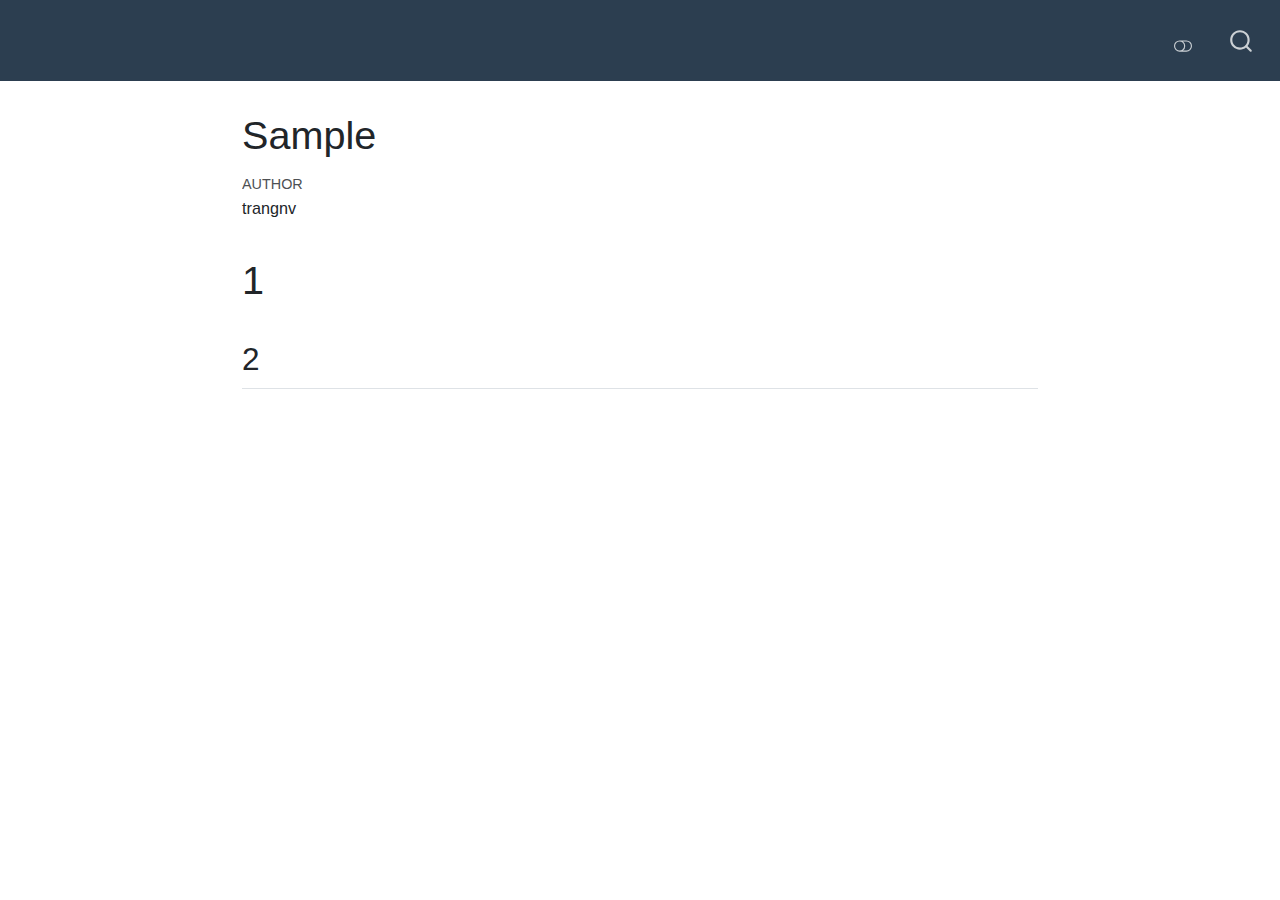
<file: index.html>
<html xmlns="http://www.w3.org/1999/xhtml">    
  <head>      
    <title>Redirect to notebooks/sample_nb.html</title>      
    <meta http-equiv="refresh" content="0;URL='notebooks/sample_nb.html'" />    
  </head>    
  <body> 
  </body>  
</html>
</file>
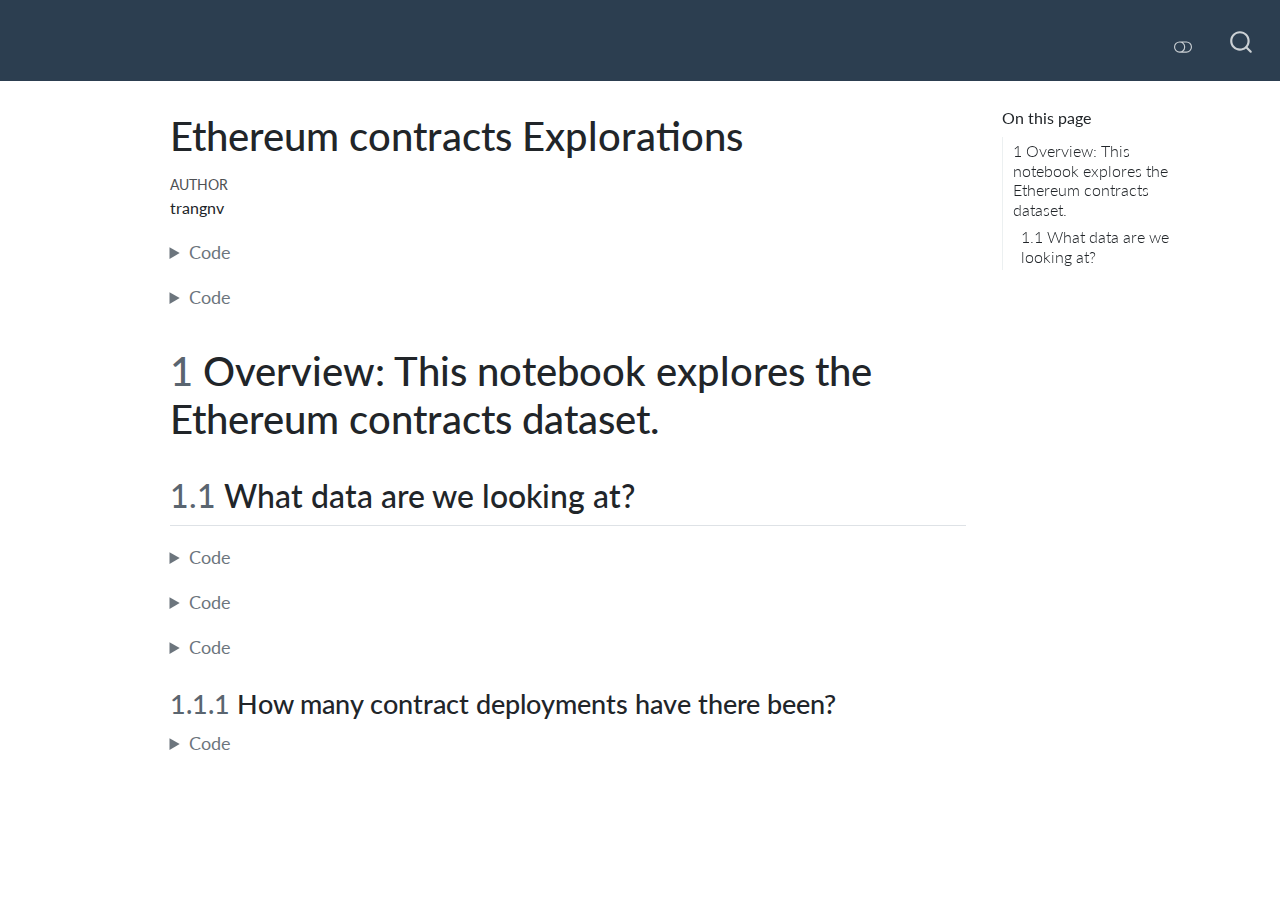
<file: notebooks/explore_ethereum_contracts.html>
<!DOCTYPE html>
<html xmlns="http://www.w3.org/1999/xhtml" lang="en" xml:lang="en"><head>

<meta charset="utf-8">
<meta name="generator" content="quarto-1.2.475">

<meta name="viewport" content="width=device-width, initial-scale=1.0, user-scalable=yes">

<meta name="author" content="trangnv">

<title>Ethereum contracts Explorations</title>
<style>
code{white-space: pre-wrap;}
span.smallcaps{font-variant: small-caps;}
div.columns{display: flex; gap: min(4vw, 1.5em);}
div.column{flex: auto; overflow-x: auto;}
div.hanging-indent{margin-left: 1.5em; text-indent: -1.5em;}
ul.task-list{list-style: none;}
ul.task-list li input[type="checkbox"] {
  width: 0.8em;
  margin: 0 0.8em 0.2em -1.6em;
  vertical-align: middle;
}
pre > code.sourceCode { white-space: pre; position: relative; }
pre > code.sourceCode > span { display: inline-block; line-height: 1.25; }
pre > code.sourceCode > span:empty { height: 1.2em; }
.sourceCode { overflow: visible; }
code.sourceCode > span { color: inherit; text-decoration: inherit; }
div.sourceCode { margin: 1em 0; }
pre.sourceCode { margin: 0; }
@media screen {
div.sourceCode { overflow: auto; }
}
@media print {
pre > code.sourceCode { white-space: pre-wrap; }
pre > code.sourceCode > span { text-indent: -5em; padding-left: 5em; }
}
pre.numberSource code
  { counter-reset: source-line 0; }
pre.numberSource code > span
  { position: relative; left: -4em; counter-increment: source-line; }
pre.numberSource code > span > a:first-child::before
  { content: counter(source-line);
    position: relative; left: -1em; text-align: right; vertical-align: baseline;
    border: none; display: inline-block;
    -webkit-touch-callout: none; -webkit-user-select: none;
    -khtml-user-select: none; -moz-user-select: none;
    -ms-user-select: none; user-select: none;
    padding: 0 4px; width: 4em;
    color: #aaaaaa;
  }
pre.numberSource { margin-left: 3em; border-left: 1px solid #aaaaaa;  padding-left: 4px; }
div.sourceCode
  {   }
@media screen {
pre > code.sourceCode > span > a:first-child::before { text-decoration: underline; }
}
code span.al { color: #ff0000; font-weight: bold; } /* Alert */
code span.an { color: #60a0b0; font-weight: bold; font-style: italic; } /* Annotation */
code span.at { color: #7d9029; } /* Attribute */
code span.bn { color: #40a070; } /* BaseN */
code span.bu { color: #008000; } /* BuiltIn */
code span.cf { color: #007020; font-weight: bold; } /* ControlFlow */
code span.ch { color: #4070a0; } /* Char */
code span.cn { color: #880000; } /* Constant */
code span.co { color: #60a0b0; font-style: italic; } /* Comment */
code span.cv { color: #60a0b0; font-weight: bold; font-style: italic; } /* CommentVar */
code span.do { color: #ba2121; font-style: italic; } /* Documentation */
code span.dt { color: #902000; } /* DataType */
code span.dv { color: #40a070; } /* DecVal */
code span.er { color: #ff0000; font-weight: bold; } /* Error */
code span.ex { } /* Extension */
code span.fl { color: #40a070; } /* Float */
code span.fu { color: #06287e; } /* Function */
code span.im { color: #008000; font-weight: bold; } /* Import */
code span.in { color: #60a0b0; font-weight: bold; font-style: italic; } /* Information */
code span.kw { color: #007020; font-weight: bold; } /* Keyword */
code span.op { color: #666666; } /* Operator */
code span.ot { color: #007020; } /* Other */
code span.pp { color: #bc7a00; } /* Preprocessor */
code span.sc { color: #4070a0; } /* SpecialChar */
code span.ss { color: #bb6688; } /* SpecialString */
code span.st { color: #4070a0; } /* String */
code span.va { color: #19177c; } /* Variable */
code span.vs { color: #4070a0; } /* VerbatimString */
code span.wa { color: #60a0b0; font-weight: bold; font-style: italic; } /* Warning */
</style>


<script src="../site_libs/quarto-nav/quarto-nav.js"></script>
<script src="../site_libs/quarto-nav/headroom.min.js"></script>
<script src="../site_libs/clipboard/clipboard.min.js"></script>
<script src="../site_libs/quarto-search/autocomplete.umd.js"></script>
<script src="../site_libs/quarto-search/fuse.min.js"></script>
<script src="../site_libs/quarto-search/quarto-search.js"></script>
<meta name="quarto:offset" content="../">
<script src="../site_libs/quarto-html/quarto.js"></script>
<script src="../site_libs/quarto-html/popper.min.js"></script>
<script src="../site_libs/quarto-html/tippy.umd.min.js"></script>
<script src="../site_libs/quarto-html/anchor.min.js"></script>
<link href="../site_libs/quarto-html/tippy.css" rel="stylesheet">
<link href="../site_libs/quarto-html/quarto-syntax-highlighting.css" rel="stylesheet" class="quarto-color-scheme" id="quarto-text-highlighting-styles">
<link href="../site_libs/quarto-html/quarto-syntax-highlighting-dark.css" rel="prefetch" class="quarto-color-scheme quarto-color-alternate" id="quarto-text-highlighting-styles">
<script src="../site_libs/bootstrap/bootstrap.min.js"></script>
<link href="../site_libs/bootstrap/bootstrap-icons.css" rel="stylesheet">
<link href="../site_libs/bootstrap/bootstrap.min.css" rel="stylesheet" class="quarto-color-scheme" id="quarto-bootstrap" data-mode="light">
<link href="../site_libs/bootstrap/bootstrap-dark.min.css" rel="prefetch" class="quarto-color-scheme quarto-color-alternate" id="quarto-bootstrap" data-mode="dark">
<script id="quarto-search-options" type="application/json">{
  "location": "navbar",
  "copy-button": false,
  "collapse-after": 3,
  "panel-placement": "end",
  "type": "overlay",
  "limit": 20,
  "language": {
    "search-no-results-text": "No results",
    "search-matching-documents-text": "matching documents",
    "search-copy-link-title": "Copy link to search",
    "search-hide-matches-text": "Hide additional matches",
    "search-more-match-text": "more match in this document",
    "search-more-matches-text": "more matches in this document",
    "search-clear-button-title": "Clear",
    "search-detached-cancel-button-title": "Cancel",
    "search-submit-button-title": "Submit"
  }
}</script>


</head>

<body class="nav-fixed">

<div id="quarto-search-results"></div>
  <header id="quarto-header" class="headroom fixed-top">
    <nav class="navbar navbar-expand-lg navbar-dark ">
      <div class="navbar-container container-fluid">
          <div class="quarto-toggle-container ms-auto">
              <a href="" class="quarto-color-scheme-toggle nav-link" onclick="window.quartoToggleColorScheme(); return false;" title="Toggle dark mode"><i class="bi"></i></a>
          </div>
          <div id="quarto-search" class="" title="Search"></div>
      </div> <!-- /container-fluid -->
    </nav>
</header>
<!-- content -->
<div id="quarto-content" class="quarto-container page-columns page-rows-contents page-layout-article page-navbar">
<!-- sidebar -->
<!-- margin-sidebar -->
    <div id="quarto-margin-sidebar" class="sidebar margin-sidebar">
        <nav id="TOC" role="doc-toc" class="toc-active">
    <h2 id="toc-title">On this page</h2>
   
  <ul>
  <li><a href="#overview-this-notebook-explores-the-ethereum-contracts-dataset." id="toc-overview-this-notebook-explores-the-ethereum-contracts-dataset." class="nav-link active" data-scroll-target="#overview-this-notebook-explores-the-ethereum-contracts-dataset."><span class="toc-section-number">1</span>  Overview: This notebook explores the Ethereum contracts dataset.</a>
  <ul class="collapse">
  <li><a href="#what-data-are-we-looking-at" id="toc-what-data-are-we-looking-at" class="nav-link" data-scroll-target="#what-data-are-we-looking-at"><span class="toc-section-number">1.1</span>  What data are we looking at?</a>
  <ul class="collapse">
  <li><a href="#how-many-contract-deployments-have-there-been" id="toc-how-many-contract-deployments-have-there-been" class="nav-link" data-scroll-target="#how-many-contract-deployments-have-there-been"><span class="toc-section-number">1.1.1</span>  How many contract deployments have there been?</a></li>
  </ul></li>
  </ul></li>
  </ul>
</nav>
    </div>
<!-- main -->
<main class="content" id="quarto-document-content">

<header id="title-block-header" class="quarto-title-block default">
<div class="quarto-title">
<h1 class="title">Ethereum contracts Explorations</h1>
</div>



<div class="quarto-title-meta">

    <div>
    <div class="quarto-title-meta-heading">Author</div>
    <div class="quarto-title-meta-contents">
             <p>trangnv </p>
          </div>
  </div>
    
  
    
  </div>
  

</header>

<div class="cell" data-executetime="{&quot;end_time&quot;:&quot;2023-03-17T08:37:40.163071Z&quot;,&quot;start_time&quot;:&quot;2023-03-17T08:37:39.574478Z&quot;}">
<details>
<summary>Code</summary>
<div class="sourceCode cell-code" id="cb1"><pre class="sourceCode python code-with-copy"><code class="sourceCode python"><span id="cb1-1"><a href="#cb1-1" aria-hidden="true" tabindex="-1"></a><span class="im">import</span> math</span>
<span id="cb1-2"><a href="#cb1-2" aria-hidden="true" tabindex="-1"></a><span class="im">import</span> os</span>
<span id="cb1-3"><a href="#cb1-3" aria-hidden="true" tabindex="-1"></a><span class="im">import</span> shutil</span>
<span id="cb1-4"><a href="#cb1-4" aria-hidden="true" tabindex="-1"></a><span class="im">import</span> subprocess</span>
<span id="cb1-5"><a href="#cb1-5" aria-hidden="true" tabindex="-1"></a><span class="im">import</span> ctc</span>
<span id="cb1-6"><a href="#cb1-6" aria-hidden="true" tabindex="-1"></a><span class="im">import</span> ctc.rpc</span>
<span id="cb1-7"><a href="#cb1-7" aria-hidden="true" tabindex="-1"></a><span class="co"># from ctc.toolbox import plot_utils</span></span>
<span id="cb1-8"><a href="#cb1-8" aria-hidden="true" tabindex="-1"></a><span class="im">import</span> polars <span class="im">as</span> pl</span>
<span id="cb1-9"><a href="#cb1-9" aria-hidden="true" tabindex="-1"></a><span class="im">import</span> matplotlib.pyplot <span class="im">as</span> plt</span>
<span id="cb1-10"><a href="#cb1-10" aria-hidden="true" tabindex="-1"></a><span class="im">import</span> toolplot</span>
<span id="cb1-11"><a href="#cb1-11" aria-hidden="true" tabindex="-1"></a><span class="im">import</span> numpy <span class="im">as</span> np</span>
<span id="cb1-12"><a href="#cb1-12" aria-hidden="true" tabindex="-1"></a><span class="im">import</span> toolstr</span></code><button title="Copy to Clipboard" class="code-copy-button"><i class="bi"></i></button></pre></div>
</details>
</div>
<div class="cell">
<details>
<summary>Code</summary>
<div class="sourceCode cell-code" id="cb2"><pre class="sourceCode python code-with-copy"><code class="sourceCode python"><span id="cb2-1"><a href="#cb2-1" aria-hidden="true" tabindex="-1"></a><span class="co"># setup environment</span></span>
<span id="cb2-2"><a href="#cb2-2" aria-hidden="true" tabindex="-1"></a>os.chdir(<span class="st">'../'</span>)</span></code><button title="Copy to Clipboard" class="code-copy-button"><i class="bi"></i></button></pre></div>
</details>
</div>
<section id="overview-this-notebook-explores-the-ethereum-contracts-dataset." class="level1" data-number="1">
<h1 data-number="1"><span class="header-section-number">1</span> Overview: This notebook explores the Ethereum contracts dataset.</h1>
<section id="what-data-are-we-looking-at" class="level2" data-number="1.1">
<h2 data-number="1.1" class="anchored" data-anchor-id="what-data-are-we-looking-at"><span class="header-section-number">1.1</span> What data are we looking at?</h2>
<div class="cell">
<details>
<summary>Code</summary>
<div class="sourceCode cell-code" id="cb3"><pre class="sourceCode python code-with-copy"><code class="sourceCode python"><span id="cb3-1"><a href="#cb3-1" aria-hidden="true" tabindex="-1"></a><span class="co"># an example `parquet` file</span></span>
<span id="cb3-2"><a href="#cb3-2" aria-hidden="true" tabindex="-1"></a>df <span class="op">=</span> pl.read_parquet(<span class="st">'datasets/ethereum_contracts/ethereum_contracts__v1_0_0__00000000_to_00999999.parquet'</span>)</span>
<span id="cb3-3"><a href="#cb3-3" aria-hidden="true" tabindex="-1"></a><span class="cf">with</span> pl.Config() <span class="im">as</span> cfg:</span>
<span id="cb3-4"><a href="#cb3-4" aria-hidden="true" tabindex="-1"></a>    <span class="co"># cfg.set_tbl_cols(-1)</span></span>
<span id="cb3-5"><a href="#cb3-5" aria-hidden="true" tabindex="-1"></a>    <span class="co"># cfg.set_tbl_width_chars(200)</span></span>
<span id="cb3-6"><a href="#cb3-6" aria-hidden="true" tabindex="-1"></a>    cfg.set_tbl_hide_dataframe_shape(<span class="va">True</span>)</span>
<span id="cb3-7"><a href="#cb3-7" aria-hidden="true" tabindex="-1"></a>    <span class="bu">print</span>(df.head())</span></code><button title="Copy to Clipboard" class="code-copy-button"><i class="bi"></i></button></pre></div>
</details>
</div>
<div class="cell" data-executetime="{&quot;end_time&quot;:&quot;2023-03-17T08:37:40.165873Z&quot;,&quot;start_time&quot;:&quot;2023-03-17T08:37:40.164035Z&quot;}">
<details>
<summary>Code</summary>
<div class="sourceCode cell-code" id="cb4"><pre class="sourceCode python code-with-copy"><code class="sourceCode python"><span id="cb4-1"><a href="#cb4-1" aria-hidden="true" tabindex="-1"></a><span class="co"># all `parquet` files</span></span>
<span id="cb4-2"><a href="#cb4-2" aria-hidden="true" tabindex="-1"></a>data_path <span class="op">=</span> <span class="st">'/Users/nvtrang/code/ethereum/paradigm-data-portal/datasets/ethereum_contracts/ethereum_contracts__v1_0_0__*.parquet'</span></span>
<span id="cb4-3"><a href="#cb4-3" aria-hidden="true" tabindex="-1"></a>data_path <span class="op">=</span> os.path.expanduser(data_path)</span>
<span id="cb4-4"><a href="#cb4-4" aria-hidden="true" tabindex="-1"></a><span class="co"># dataset = pl.scan_parquet(data_path)</span></span></code><button title="Copy to Clipboard" class="code-copy-button"><i class="bi"></i></button></pre></div>
</details>
</div>
<div class="cell">
<details>
<summary>Code</summary>
<div class="sourceCode cell-code" id="cb5"><pre class="sourceCode python code-with-copy"><code class="sourceCode python"><span id="cb5-1"><a href="#cb5-1" aria-hidden="true" tabindex="-1"></a>result <span class="op">=</span> pl.scan_parquet(data_path).select(pl.col(<span class="st">'block_number'</span>).<span class="bu">min</span>()).collect()</span>
<span id="cb5-2"><a href="#cb5-2" aria-hidden="true" tabindex="-1"></a>min_block_number <span class="op">=</span> result[<span class="st">'block_number'</span>][<span class="dv">0</span>]</span>
<span id="cb5-3"><a href="#cb5-3" aria-hidden="true" tabindex="-1"></a>min_block_number</span>
<span id="cb5-4"><a href="#cb5-4" aria-hidden="true" tabindex="-1"></a><span class="bu">print</span>(<span class="ss">f'min_block_number: </span><span class="sc">{</span>min_block_number<span class="sc">}</span><span class="ss">'</span>)</span></code><button title="Copy to Clipboard" class="code-copy-button"><i class="bi"></i></button></pre></div>
</details>
</div>
<section id="how-many-contract-deployments-have-there-been" class="level3" data-number="1.1.1">
<h3 data-number="1.1.1" class="anchored" data-anchor-id="how-many-contract-deployments-have-there-been"><span class="header-section-number">1.1.1</span> How many contract deployments have there been?</h3>
<div class="cell" data-executetime="{&quot;end_time&quot;:&quot;2023-03-17T08:37:40.337997Z&quot;,&quot;start_time&quot;:&quot;2023-03-17T08:37:40.170346Z&quot;}">
<details>
<summary>Code</summary>
<div class="sourceCode cell-code" id="cb6"><pre class="sourceCode python code-with-copy"><code class="sourceCode python"><span id="cb6-1"><a href="#cb6-1" aria-hidden="true" tabindex="-1"></a>result <span class="op">=</span> pl.scan_parquet(data_path).select(pl.col(<span class="st">'create_index'</span>).count()).collect()</span>
<span id="cb6-2"><a href="#cb6-2" aria-hidden="true" tabindex="-1"></a>n_deployments <span class="op">=</span> result[<span class="st">'create_index'</span>][<span class="dv">0</span>]</span>
<span id="cb6-3"><a href="#cb6-3" aria-hidden="true" tabindex="-1"></a></span>
<span id="cb6-4"><a href="#cb6-4" aria-hidden="true" tabindex="-1"></a>n_deployments</span></code><button title="Copy to Clipboard" class="code-copy-button"><i class="bi"></i></button></pre></div>
</details>
</div>


</section>
</section>
</section>

</main> <!-- /main -->
<script id="quarto-html-after-body" type="application/javascript">
window.document.addEventListener("DOMContentLoaded", function (event) {
  const toggleBodyColorMode = (bsSheetEl) => {
    const mode = bsSheetEl.getAttribute("data-mode");
    const bodyEl = window.document.querySelector("body");
    if (mode === "dark") {
      bodyEl.classList.add("quarto-dark");
      bodyEl.classList.remove("quarto-light");
    } else {
      bodyEl.classList.add("quarto-light");
      bodyEl.classList.remove("quarto-dark");
    }
  }
  const toggleBodyColorPrimary = () => {
    const bsSheetEl = window.document.querySelector("link#quarto-bootstrap");
    if (bsSheetEl) {
      toggleBodyColorMode(bsSheetEl);
    }
  }
  toggleBodyColorPrimary();  
  const disableStylesheet = (stylesheets) => {
    for (let i=0; i < stylesheets.length; i++) {
      const stylesheet = stylesheets[i];
      stylesheet.rel = 'prefetch';
    }
  }
  const enableStylesheet = (stylesheets) => {
    for (let i=0; i < stylesheets.length; i++) {
      const stylesheet = stylesheets[i];
      stylesheet.rel = 'stylesheet';
    }
  }
  const manageTransitions = (selector, allowTransitions) => {
    const els = window.document.querySelectorAll(selector);
    for (let i=0; i < els.length; i++) {
      const el = els[i];
      if (allowTransitions) {
        el.classList.remove('notransition');
      } else {
        el.classList.add('notransition');
      }
    }
  }
  const toggleColorMode = (alternate) => {
    // Switch the stylesheets
    const alternateStylesheets = window.document.querySelectorAll('link.quarto-color-scheme.quarto-color-alternate');
    manageTransitions('#quarto-margin-sidebar .nav-link', false);
    if (alternate) {
      enableStylesheet(alternateStylesheets);
      for (const sheetNode of alternateStylesheets) {
        if (sheetNode.id === "quarto-bootstrap") {
          toggleBodyColorMode(sheetNode);
        }
      }
    } else {
      disableStylesheet(alternateStylesheets);
      toggleBodyColorPrimary();
    }
    manageTransitions('#quarto-margin-sidebar .nav-link', true);
    // Switch the toggles
    const toggles = window.document.querySelectorAll('.quarto-color-scheme-toggle');
    for (let i=0; i < toggles.length; i++) {
      const toggle = toggles[i];
      if (toggle) {
        if (alternate) {
          toggle.classList.add("alternate");     
        } else {
          toggle.classList.remove("alternate");
        }
      }
    }
    // Hack to workaround the fact that safari doesn't
    // properly recolor the scrollbar when toggling (#1455)
    if (navigator.userAgent.indexOf('Safari') > 0 && navigator.userAgent.indexOf('Chrome') == -1) {
      manageTransitions("body", false);
      window.scrollTo(0, 1);
      setTimeout(() => {
        window.scrollTo(0, 0);
        manageTransitions("body", true);
      }, 40);  
    }
  }
  const isFileUrl = () => { 
    return window.location.protocol === 'file:';
  }
  const hasAlternateSentinel = () => {  
    let styleSentinel = getColorSchemeSentinel();
    if (styleSentinel !== null) {
      return styleSentinel === "alternate";
    } else {
      return false;
    }
  }
  const setStyleSentinel = (alternate) => {
    const value = alternate ? "alternate" : "default";
    if (!isFileUrl()) {
      window.localStorage.setItem("quarto-color-scheme", value);
    } else {
      localAlternateSentinel = value;
    }
  }
  const getColorSchemeSentinel = () => {
    if (!isFileUrl()) {
      const storageValue = window.localStorage.getItem("quarto-color-scheme");
      return storageValue != null ? storageValue : localAlternateSentinel;
    } else {
      return localAlternateSentinel;
    }
  }
  let localAlternateSentinel = 'default';
  // Dark / light mode switch
  window.quartoToggleColorScheme = () => {
    // Read the current dark / light value 
    let toAlternate = !hasAlternateSentinel();
    toggleColorMode(toAlternate);
    setStyleSentinel(toAlternate);
  };
  // Ensure there is a toggle, if there isn't float one in the top right
  if (window.document.querySelector('.quarto-color-scheme-toggle') === null) {
    const a = window.document.createElement('a');
    a.classList.add('top-right');
    a.classList.add('quarto-color-scheme-toggle');
    a.href = "";
    a.onclick = function() { try { window.quartoToggleColorScheme(); } catch {} return false; };
    const i = window.document.createElement("i");
    i.classList.add('bi');
    a.appendChild(i);
    window.document.body.appendChild(a);
  }
  // Switch to dark mode if need be
  if (hasAlternateSentinel()) {
    toggleColorMode(true);
  } else {
    toggleColorMode(false);
  }
  const icon = "";
  const anchorJS = new window.AnchorJS();
  anchorJS.options = {
    placement: 'right',
    icon: icon
  };
  anchorJS.add('.anchored');
  const clipboard = new window.ClipboardJS('.code-copy-button', {
    target: function(trigger) {
      return trigger.previousElementSibling;
    }
  });
  clipboard.on('success', function(e) {
    // button target
    const button = e.trigger;
    // don't keep focus
    button.blur();
    // flash "checked"
    button.classList.add('code-copy-button-checked');
    var currentTitle = button.getAttribute("title");
    button.setAttribute("title", "Copied!");
    let tooltip;
    if (window.bootstrap) {
      button.setAttribute("data-bs-toggle", "tooltip");
      button.setAttribute("data-bs-placement", "left");
      button.setAttribute("data-bs-title", "Copied!");
      tooltip = new bootstrap.Tooltip(button, 
        { trigger: "manual", 
          customClass: "code-copy-button-tooltip",
          offset: [0, -8]});
      tooltip.show();    
    }
    setTimeout(function() {
      if (tooltip) {
        tooltip.hide();
        button.removeAttribute("data-bs-title");
        button.removeAttribute("data-bs-toggle");
        button.removeAttribute("data-bs-placement");
      }
      button.setAttribute("title", currentTitle);
      button.classList.remove('code-copy-button-checked');
    }, 1000);
    // clear code selection
    e.clearSelection();
  });
  function tippyHover(el, contentFn) {
    const config = {
      allowHTML: true,
      content: contentFn,
      maxWidth: 500,
      delay: 100,
      arrow: false,
      appendTo: function(el) {
          return el.parentElement;
      },
      interactive: true,
      interactiveBorder: 10,
      theme: 'quarto',
      placement: 'bottom-start'
    };
    window.tippy(el, config); 
  }
  const noterefs = window.document.querySelectorAll('a[role="doc-noteref"]');
  for (var i=0; i<noterefs.length; i++) {
    const ref = noterefs[i];
    tippyHover(ref, function() {
      // use id or data attribute instead here
      let href = ref.getAttribute('data-footnote-href') || ref.getAttribute('href');
      try { href = new URL(href).hash; } catch {}
      const id = href.replace(/^#\/?/, "");
      const note = window.document.getElementById(id);
      return note.innerHTML;
    });
  }
  const findCites = (el) => {
    const parentEl = el.parentElement;
    if (parentEl) {
      const cites = parentEl.dataset.cites;
      if (cites) {
        return {
          el,
          cites: cites.split(' ')
        };
      } else {
        return findCites(el.parentElement)
      }
    } else {
      return undefined;
    }
  };
  var bibliorefs = window.document.querySelectorAll('a[role="doc-biblioref"]');
  for (var i=0; i<bibliorefs.length; i++) {
    const ref = bibliorefs[i];
    const citeInfo = findCites(ref);
    if (citeInfo) {
      tippyHover(citeInfo.el, function() {
        var popup = window.document.createElement('div');
        citeInfo.cites.forEach(function(cite) {
          var citeDiv = window.document.createElement('div');
          citeDiv.classList.add('hanging-indent');
          citeDiv.classList.add('csl-entry');
          var biblioDiv = window.document.getElementById('ref-' + cite);
          if (biblioDiv) {
            citeDiv.innerHTML = biblioDiv.innerHTML;
          }
          popup.appendChild(citeDiv);
        });
        return popup.innerHTML;
      });
    }
  }
});
</script>
</div> <!-- /content -->



</body></html>
</file>
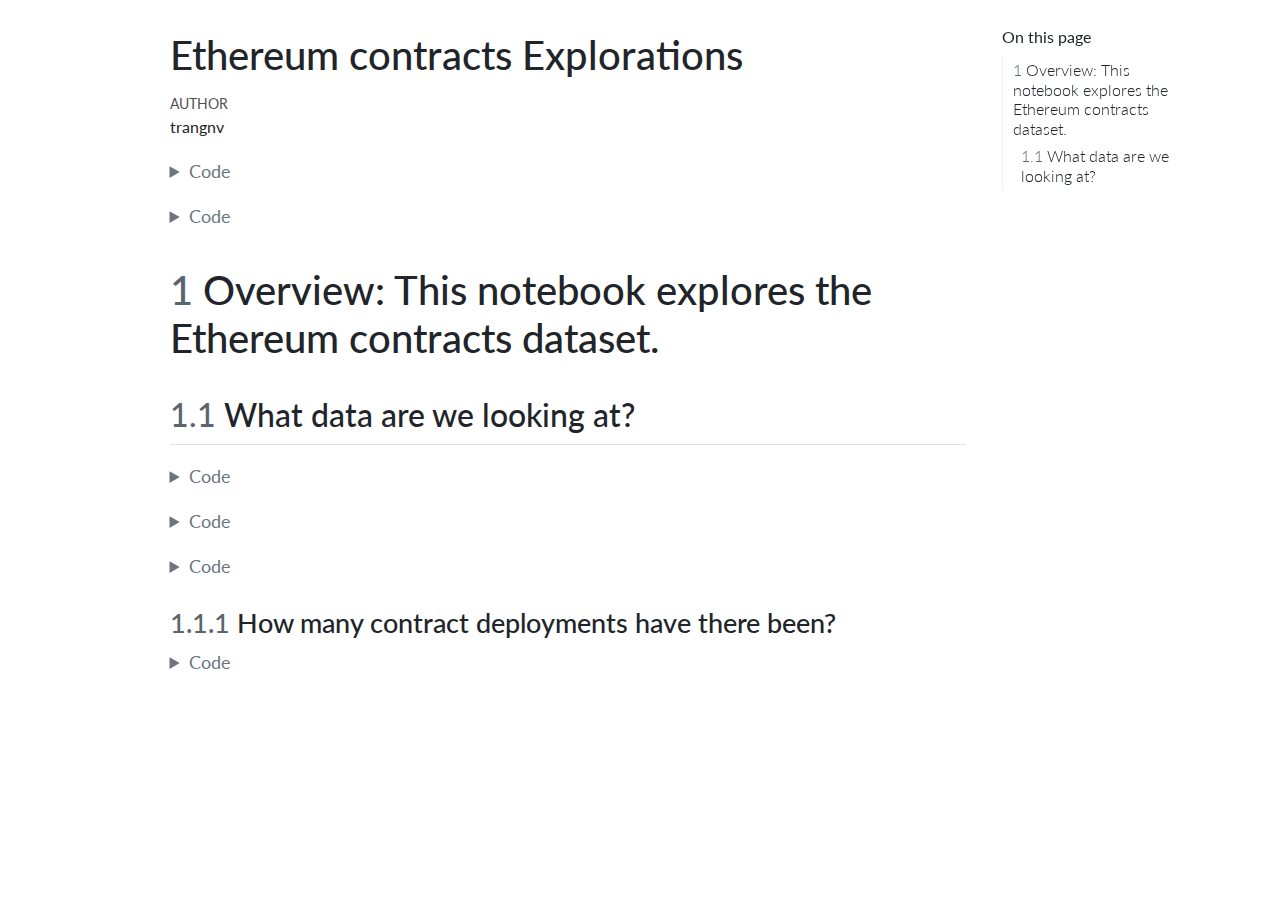
<file: notebooks/explore_ethereum_contracts_2.html>
<!DOCTYPE html>
<html xmlns="http://www.w3.org/1999/xhtml" lang="en" xml:lang="en"><head>

<meta charset="utf-8">
<meta name="generator" content="quarto-1.3.302">

<meta name="viewport" content="width=device-width, initial-scale=1.0, user-scalable=yes">

<meta name="author" content="trangnv">

<title>Ethereum contracts Explorations</title>
<style>
code{white-space: pre-wrap;}
span.smallcaps{font-variant: small-caps;}
div.columns{display: flex; gap: min(4vw, 1.5em);}
div.column{flex: auto; overflow-x: auto;}
div.hanging-indent{margin-left: 1.5em; text-indent: -1.5em;}
ul.task-list{list-style: none;}
ul.task-list li input[type="checkbox"] {
  width: 0.8em;
  margin: 0 0.8em 0.2em -1em; /* quarto-specific, see https://github.com/quarto-dev/quarto-cli/issues/4556 */ 
  vertical-align: middle;
}
/* CSS for syntax highlighting */
pre > code.sourceCode { white-space: pre; position: relative; }
pre > code.sourceCode > span { display: inline-block; line-height: 1.25; }
pre > code.sourceCode > span:empty { height: 1.2em; }
.sourceCode { overflow: visible; }
code.sourceCode > span { color: inherit; text-decoration: inherit; }
div.sourceCode { margin: 1em 0; }
pre.sourceCode { margin: 0; }
@media screen {
div.sourceCode { overflow: auto; }
}
@media print {
pre > code.sourceCode { white-space: pre-wrap; }
pre > code.sourceCode > span { text-indent: -5em; padding-left: 5em; }
}
pre.numberSource code
  { counter-reset: source-line 0; }
pre.numberSource code > span
  { position: relative; left: -4em; counter-increment: source-line; }
pre.numberSource code > span > a:first-child::before
  { content: counter(source-line);
    position: relative; left: -1em; text-align: right; vertical-align: baseline;
    border: none; display: inline-block;
    -webkit-touch-callout: none; -webkit-user-select: none;
    -khtml-user-select: none; -moz-user-select: none;
    -ms-user-select: none; user-select: none;
    padding: 0 4px; width: 4em;
  }
pre.numberSource { margin-left: 3em;  padding-left: 4px; }
div.sourceCode
  {   }
@media screen {
pre > code.sourceCode > span > a:first-child::before { text-decoration: underline; }
}
</style>


<script src="../site_libs/quarto-nav/quarto-nav.js"></script>
<script src="../site_libs/clipboard/clipboard.min.js"></script>
<script src="../site_libs/quarto-search/autocomplete.umd.js"></script>
<script src="../site_libs/quarto-search/fuse.min.js"></script>
<script src="../site_libs/quarto-search/quarto-search.js"></script>
<meta name="quarto:offset" content="../">
<script src="../site_libs/quarto-html/quarto.js"></script>
<script src="../site_libs/quarto-html/popper.min.js"></script>
<script src="../site_libs/quarto-html/tippy.umd.min.js"></script>
<script src="../site_libs/quarto-html/anchor.min.js"></script>
<link href="../site_libs/quarto-html/tippy.css" rel="stylesheet">
<link href="../site_libs/quarto-html/quarto-syntax-highlighting.css" rel="stylesheet" id="quarto-text-highlighting-styles">
<script src="../site_libs/bootstrap/bootstrap.min.js"></script>
<link href="../site_libs/bootstrap/bootstrap-icons.css" rel="stylesheet">
<link href="../site_libs/bootstrap/bootstrap.min.css" rel="stylesheet" id="quarto-bootstrap" data-mode="light">
<script id="quarto-search-options" type="application/json">{
  "location": "sidebar",
  "copy-button": false,
  "collapse-after": 3,
  "panel-placement": "start",
  "type": "textbox",
  "limit": 20,
  "language": {
    "search-no-results-text": "No results",
    "search-matching-documents-text": "matching documents",
    "search-copy-link-title": "Copy link to search",
    "search-hide-matches-text": "Hide additional matches",
    "search-more-match-text": "more match in this document",
    "search-more-matches-text": "more matches in this document",
    "search-clear-button-title": "Clear",
    "search-detached-cancel-button-title": "Cancel",
    "search-submit-button-title": "Submit"
  }
}</script>


</head>

<body>

<div id="quarto-search-results"></div>
<!-- content -->
<div id="quarto-content" class="quarto-container page-columns page-rows-contents page-layout-article">
<!-- sidebar -->
<!-- margin-sidebar -->
    <div id="quarto-margin-sidebar" class="sidebar margin-sidebar">
        <nav id="TOC" role="doc-toc" class="toc-active">
    <h2 id="toc-title">On this page</h2>
   
  <ul>
  <li><a href="#overview-this-notebook-explores-the-ethereum-contracts-dataset." id="toc-overview-this-notebook-explores-the-ethereum-contracts-dataset." class="nav-link active" data-scroll-target="#overview-this-notebook-explores-the-ethereum-contracts-dataset."><span class="header-section-number">1</span> Overview: This notebook explores the Ethereum contracts dataset.</a>
  <ul class="collapse">
  <li><a href="#what-data-are-we-looking-at" id="toc-what-data-are-we-looking-at" class="nav-link" data-scroll-target="#what-data-are-we-looking-at"><span class="header-section-number">1.1</span> What data are we looking at?</a>
  <ul class="collapse">
  <li><a href="#how-many-contract-deployments-have-there-been" id="toc-how-many-contract-deployments-have-there-been" class="nav-link" data-scroll-target="#how-many-contract-deployments-have-there-been"><span class="header-section-number">1.1.1</span> How many contract deployments have there been?</a></li>
  </ul></li>
  </ul></li>
  </ul>
</nav>
    </div>
<!-- main -->
<main class="content" id="quarto-document-content">

<header id="title-block-header" class="quarto-title-block default">
<div class="quarto-title">
<h1 class="title">Ethereum contracts Explorations</h1>
</div>



<div class="quarto-title-meta">

    <div>
    <div class="quarto-title-meta-heading">Author</div>
    <div class="quarto-title-meta-contents">
             <p>trangnv </p>
          </div>
  </div>
    
  
    
  </div>
  

</header>

<div class="cell" data-executetime="{&quot;end_time&quot;:&quot;2023-03-17T08:37:40.163071Z&quot;,&quot;start_time&quot;:&quot;2023-03-17T08:37:39.574478Z&quot;}">
<details>
<summary>Code</summary>
<div class="sourceCode cell-code" id="cb1"><pre class="sourceCode python code-with-copy"><code class="sourceCode python"><span id="cb1-1"><a href="#cb1-1" aria-hidden="true" tabindex="-1"></a><span class="im">import</span> math</span>
<span id="cb1-2"><a href="#cb1-2" aria-hidden="true" tabindex="-1"></a><span class="im">import</span> os</span>
<span id="cb1-3"><a href="#cb1-3" aria-hidden="true" tabindex="-1"></a><span class="im">import</span> shutil</span>
<span id="cb1-4"><a href="#cb1-4" aria-hidden="true" tabindex="-1"></a><span class="im">import</span> subprocess</span>
<span id="cb1-5"><a href="#cb1-5" aria-hidden="true" tabindex="-1"></a><span class="im">import</span> ctc</span>
<span id="cb1-6"><a href="#cb1-6" aria-hidden="true" tabindex="-1"></a><span class="im">import</span> ctc.rpc</span>
<span id="cb1-7"><a href="#cb1-7" aria-hidden="true" tabindex="-1"></a><span class="co"># from ctc.toolbox import plot_utils</span></span>
<span id="cb1-8"><a href="#cb1-8" aria-hidden="true" tabindex="-1"></a><span class="im">import</span> polars <span class="im">as</span> pl</span>
<span id="cb1-9"><a href="#cb1-9" aria-hidden="true" tabindex="-1"></a><span class="im">import</span> matplotlib.pyplot <span class="im">as</span> plt</span>
<span id="cb1-10"><a href="#cb1-10" aria-hidden="true" tabindex="-1"></a><span class="im">import</span> toolplot</span>
<span id="cb1-11"><a href="#cb1-11" aria-hidden="true" tabindex="-1"></a><span class="im">import</span> numpy <span class="im">as</span> np</span>
<span id="cb1-12"><a href="#cb1-12" aria-hidden="true" tabindex="-1"></a><span class="im">import</span> toolstr</span></code><button title="Copy to Clipboard" class="code-copy-button"><i class="bi"></i></button></pre></div>
</details>
</div>
<div class="cell">
<details>
<summary>Code</summary>
<div class="sourceCode cell-code" id="cb2"><pre class="sourceCode python code-with-copy"><code class="sourceCode python"><span id="cb2-1"><a href="#cb2-1" aria-hidden="true" tabindex="-1"></a><span class="co"># setup environment</span></span>
<span id="cb2-2"><a href="#cb2-2" aria-hidden="true" tabindex="-1"></a>os.chdir(<span class="st">'../'</span>)</span></code><button title="Copy to Clipboard" class="code-copy-button"><i class="bi"></i></button></pre></div>
</details>
</div>
<section id="overview-this-notebook-explores-the-ethereum-contracts-dataset." class="level1" data-number="1">
<h1 data-number="1"><span class="header-section-number">1</span> Overview: This notebook explores the Ethereum contracts dataset.</h1>
<section id="what-data-are-we-looking-at" class="level2" data-number="1.1">
<h2 data-number="1.1" class="anchored" data-anchor-id="what-data-are-we-looking-at"><span class="header-section-number">1.1</span> What data are we looking at?</h2>
<div class="cell">
<details>
<summary>Code</summary>
<div class="sourceCode cell-code" id="cb3"><pre class="sourceCode python code-with-copy"><code class="sourceCode python"><span id="cb3-1"><a href="#cb3-1" aria-hidden="true" tabindex="-1"></a><span class="co"># an example `parquet` file</span></span>
<span id="cb3-2"><a href="#cb3-2" aria-hidden="true" tabindex="-1"></a>df <span class="op">=</span> pl.read_parquet(<span class="st">'datasets/ethereum_contracts/ethereum_contracts__v1_0_0__00000000_to_00999999.parquet'</span>)</span>
<span id="cb3-3"><a href="#cb3-3" aria-hidden="true" tabindex="-1"></a><span class="cf">with</span> pl.Config() <span class="im">as</span> cfg:</span>
<span id="cb3-4"><a href="#cb3-4" aria-hidden="true" tabindex="-1"></a>    <span class="co"># cfg.set_tbl_cols(-1)</span></span>
<span id="cb3-5"><a href="#cb3-5" aria-hidden="true" tabindex="-1"></a>    <span class="co"># cfg.set_tbl_width_chars(200)</span></span>
<span id="cb3-6"><a href="#cb3-6" aria-hidden="true" tabindex="-1"></a>    cfg.set_tbl_hide_dataframe_shape(<span class="va">True</span>)</span>
<span id="cb3-7"><a href="#cb3-7" aria-hidden="true" tabindex="-1"></a>    <span class="bu">print</span>(df.head())</span></code><button title="Copy to Clipboard" class="code-copy-button"><i class="bi"></i></button></pre></div>
</details>
</div>
<div class="cell" data-executetime="{&quot;end_time&quot;:&quot;2023-03-17T08:37:40.165873Z&quot;,&quot;start_time&quot;:&quot;2023-03-17T08:37:40.164035Z&quot;}">
<details>
<summary>Code</summary>
<div class="sourceCode cell-code" id="cb4"><pre class="sourceCode python code-with-copy"><code class="sourceCode python"><span id="cb4-1"><a href="#cb4-1" aria-hidden="true" tabindex="-1"></a><span class="co"># all `parquet` files</span></span>
<span id="cb4-2"><a href="#cb4-2" aria-hidden="true" tabindex="-1"></a>data_path <span class="op">=</span> <span class="st">'/Users/nvtrang/code/ethereum/paradigm-data-portal/datasets/ethereum_contracts/ethereum_contracts__v1_0_0__*.parquet'</span></span>
<span id="cb4-3"><a href="#cb4-3" aria-hidden="true" tabindex="-1"></a>data_path <span class="op">=</span> os.path.expanduser(data_path)</span>
<span id="cb4-4"><a href="#cb4-4" aria-hidden="true" tabindex="-1"></a><span class="co"># dataset = pl.scan_parquet(data_path)</span></span></code><button title="Copy to Clipboard" class="code-copy-button"><i class="bi"></i></button></pre></div>
</details>
</div>
<div class="cell">
<details>
<summary>Code</summary>
<div class="sourceCode cell-code" id="cb5"><pre class="sourceCode python code-with-copy"><code class="sourceCode python"><span id="cb5-1"><a href="#cb5-1" aria-hidden="true" tabindex="-1"></a>result <span class="op">=</span> pl.scan_parquet(data_path).select(pl.col(<span class="st">'block_number'</span>).<span class="bu">min</span>()).collect()</span>
<span id="cb5-2"><a href="#cb5-2" aria-hidden="true" tabindex="-1"></a>min_block_number <span class="op">=</span> result[<span class="st">'block_number'</span>][<span class="dv">0</span>]</span>
<span id="cb5-3"><a href="#cb5-3" aria-hidden="true" tabindex="-1"></a>min_block_number</span>
<span id="cb5-4"><a href="#cb5-4" aria-hidden="true" tabindex="-1"></a><span class="bu">print</span>(<span class="ss">f'min_block_number: </span><span class="sc">{</span>min_block_number<span class="sc">}</span><span class="ss">'</span>)</span></code><button title="Copy to Clipboard" class="code-copy-button"><i class="bi"></i></button></pre></div>
</details>
</div>
<section id="how-many-contract-deployments-have-there-been" class="level3" data-number="1.1.1">
<h3 data-number="1.1.1" class="anchored" data-anchor-id="how-many-contract-deployments-have-there-been"><span class="header-section-number">1.1.1</span> How many contract deployments have there been?</h3>
<div class="cell" data-executetime="{&quot;end_time&quot;:&quot;2023-03-17T08:37:40.337997Z&quot;,&quot;start_time&quot;:&quot;2023-03-17T08:37:40.170346Z&quot;}">
<details>
<summary>Code</summary>
<div class="sourceCode cell-code" id="cb6"><pre class="sourceCode python code-with-copy"><code class="sourceCode python"><span id="cb6-1"><a href="#cb6-1" aria-hidden="true" tabindex="-1"></a>result <span class="op">=</span> pl.scan_parquet(data_path).select(pl.col(<span class="st">'create_index'</span>).count()).collect()</span>
<span id="cb6-2"><a href="#cb6-2" aria-hidden="true" tabindex="-1"></a>n_deployments <span class="op">=</span> result[<span class="st">'create_index'</span>][<span class="dv">0</span>]</span>
<span id="cb6-3"><a href="#cb6-3" aria-hidden="true" tabindex="-1"></a></span>
<span id="cb6-4"><a href="#cb6-4" aria-hidden="true" tabindex="-1"></a>n_deployments</span></code><button title="Copy to Clipboard" class="code-copy-button"><i class="bi"></i></button></pre></div>
</details>
</div>


</section>
</section>
</section>

</main> <!-- /main -->
<script id="quarto-html-after-body" type="application/javascript">
window.document.addEventListener("DOMContentLoaded", function (event) {
  const toggleBodyColorMode = (bsSheetEl) => {
    const mode = bsSheetEl.getAttribute("data-mode");
    const bodyEl = window.document.querySelector("body");
    if (mode === "dark") {
      bodyEl.classList.add("quarto-dark");
      bodyEl.classList.remove("quarto-light");
    } else {
      bodyEl.classList.add("quarto-light");
      bodyEl.classList.remove("quarto-dark");
    }
  }
  const toggleBodyColorPrimary = () => {
    const bsSheetEl = window.document.querySelector("link#quarto-bootstrap");
    if (bsSheetEl) {
      toggleBodyColorMode(bsSheetEl);
    }
  }
  toggleBodyColorPrimary();  
  const icon = "";
  const anchorJS = new window.AnchorJS();
  anchorJS.options = {
    placement: 'right',
    icon: icon
  };
  anchorJS.add('.anchored');
  const isCodeAnnotation = (el) => {
    for (const clz of el.classList) {
      if (clz.startsWith('code-annotation-')) {                     
        return true;
      }
    }
    return false;
  }
  const clipboard = new window.ClipboardJS('.code-copy-button', {
    text: function(trigger) {
      const codeEl = trigger.previousElementSibling.cloneNode(true);
      for (const childEl of codeEl.children) {
        if (isCodeAnnotation(childEl)) {
          childEl.remove();
        }
      }
      return codeEl.innerText;
    }
  });
  clipboard.on('success', function(e) {
    // button target
    const button = e.trigger;
    // don't keep focus
    button.blur();
    // flash "checked"
    button.classList.add('code-copy-button-checked');
    var currentTitle = button.getAttribute("title");
    button.setAttribute("title", "Copied!");
    let tooltip;
    if (window.bootstrap) {
      button.setAttribute("data-bs-toggle", "tooltip");
      button.setAttribute("data-bs-placement", "left");
      button.setAttribute("data-bs-title", "Copied!");
      tooltip = new bootstrap.Tooltip(button, 
        { trigger: "manual", 
          customClass: "code-copy-button-tooltip",
          offset: [0, -8]});
      tooltip.show();    
    }
    setTimeout(function() {
      if (tooltip) {
        tooltip.hide();
        button.removeAttribute("data-bs-title");
        button.removeAttribute("data-bs-toggle");
        button.removeAttribute("data-bs-placement");
      }
      button.setAttribute("title", currentTitle);
      button.classList.remove('code-copy-button-checked');
    }, 1000);
    // clear code selection
    e.clearSelection();
  });
  function tippyHover(el, contentFn) {
    const config = {
      allowHTML: true,
      content: contentFn,
      maxWidth: 500,
      delay: 100,
      arrow: false,
      appendTo: function(el) {
          return el.parentElement;
      },
      interactive: true,
      interactiveBorder: 10,
      theme: 'quarto',
      placement: 'bottom-start'
    };
    window.tippy(el, config); 
  }
  const noterefs = window.document.querySelectorAll('a[role="doc-noteref"]');
  for (var i=0; i<noterefs.length; i++) {
    const ref = noterefs[i];
    tippyHover(ref, function() {
      // use id or data attribute instead here
      let href = ref.getAttribute('data-footnote-href') || ref.getAttribute('href');
      try { href = new URL(href).hash; } catch {}
      const id = href.replace(/^#\/?/, "");
      const note = window.document.getElementById(id);
      return note.innerHTML;
    });
  }
      let selectedAnnoteEl;
      const selectorForAnnotation = ( cell, annotation) => {
        let cellAttr = 'data-code-cell="' + cell + '"';
        let lineAttr = 'data-code-annotation="' +  annotation + '"';
        const selector = 'span[' + cellAttr + '][' + lineAttr + ']';
        return selector;
      }
      const selectCodeLines = (annoteEl) => {
        const doc = window.document;
        const targetCell = annoteEl.getAttribute("data-target-cell");
        const targetAnnotation = annoteEl.getAttribute("data-target-annotation");
        const annoteSpan = window.document.querySelector(selectorForAnnotation(targetCell, targetAnnotation));
        const lines = annoteSpan.getAttribute("data-code-lines").split(",");
        const lineIds = lines.map((line) => {
          return targetCell + "-" + line;
        })
        let top = null;
        let height = null;
        let parent = null;
        if (lineIds.length > 0) {
            //compute the position of the single el (top and bottom and make a div)
            const el = window.document.getElementById(lineIds[0]);
            top = el.offsetTop;
            height = el.offsetHeight;
            parent = el.parentElement.parentElement;
          if (lineIds.length > 1) {
            const lastEl = window.document.getElementById(lineIds[lineIds.length - 1]);
            const bottom = lastEl.offsetTop + lastEl.offsetHeight;
            height = bottom - top;
          }
          if (top !== null && height !== null && parent !== null) {
            // cook up a div (if necessary) and position it 
            let div = window.document.getElementById("code-annotation-line-highlight");
            if (div === null) {
              div = window.document.createElement("div");
              div.setAttribute("id", "code-annotation-line-highlight");
              div.style.position = 'absolute';
              parent.appendChild(div);
            }
            div.style.top = top - 2 + "px";
            div.style.height = height + 4 + "px";
            let gutterDiv = window.document.getElementById("code-annotation-line-highlight-gutter");
            if (gutterDiv === null) {
              gutterDiv = window.document.createElement("div");
              gutterDiv.setAttribute("id", "code-annotation-line-highlight-gutter");
              gutterDiv.style.position = 'absolute';
              const codeCell = window.document.getElementById(targetCell);
              const gutter = codeCell.querySelector('.code-annotation-gutter');
              gutter.appendChild(gutterDiv);
            }
            gutterDiv.style.top = top - 2 + "px";
            gutterDiv.style.height = height + 4 + "px";
          }
          selectedAnnoteEl = annoteEl;
        }
      };
      const unselectCodeLines = () => {
        const elementsIds = ["code-annotation-line-highlight", "code-annotation-line-highlight-gutter"];
        elementsIds.forEach((elId) => {
          const div = window.document.getElementById(elId);
          if (div) {
            div.remove();
          }
        });
        selectedAnnoteEl = undefined;
      };
      // Attach click handler to the DT
      const annoteDls = window.document.querySelectorAll('dt[data-target-cell]');
      for (const annoteDlNode of annoteDls) {
        annoteDlNode.addEventListener('click', (event) => {
          const clickedEl = event.target;
          if (clickedEl !== selectedAnnoteEl) {
            unselectCodeLines();
            const activeEl = window.document.querySelector('dt[data-target-cell].code-annotation-active');
            if (activeEl) {
              activeEl.classList.remove('code-annotation-active');
            }
            selectCodeLines(clickedEl);
            clickedEl.classList.add('code-annotation-active');
          } else {
            // Unselect the line
            unselectCodeLines();
            clickedEl.classList.remove('code-annotation-active');
          }
        });
      }
  const findCites = (el) => {
    const parentEl = el.parentElement;
    if (parentEl) {
      const cites = parentEl.dataset.cites;
      if (cites) {
        return {
          el,
          cites: cites.split(' ')
        };
      } else {
        return findCites(el.parentElement)
      }
    } else {
      return undefined;
    }
  };
  var bibliorefs = window.document.querySelectorAll('a[role="doc-biblioref"]');
  for (var i=0; i<bibliorefs.length; i++) {
    const ref = bibliorefs[i];
    const citeInfo = findCites(ref);
    if (citeInfo) {
      tippyHover(citeInfo.el, function() {
        var popup = window.document.createElement('div');
        citeInfo.cites.forEach(function(cite) {
          var citeDiv = window.document.createElement('div');
          citeDiv.classList.add('hanging-indent');
          citeDiv.classList.add('csl-entry');
          var biblioDiv = window.document.getElementById('ref-' + cite);
          if (biblioDiv) {
            citeDiv.innerHTML = biblioDiv.innerHTML;
          }
          popup.appendChild(citeDiv);
        });
        return popup.innerHTML;
      });
    }
  }
});
</script>
</div> <!-- /content -->



</body></html>
</file>
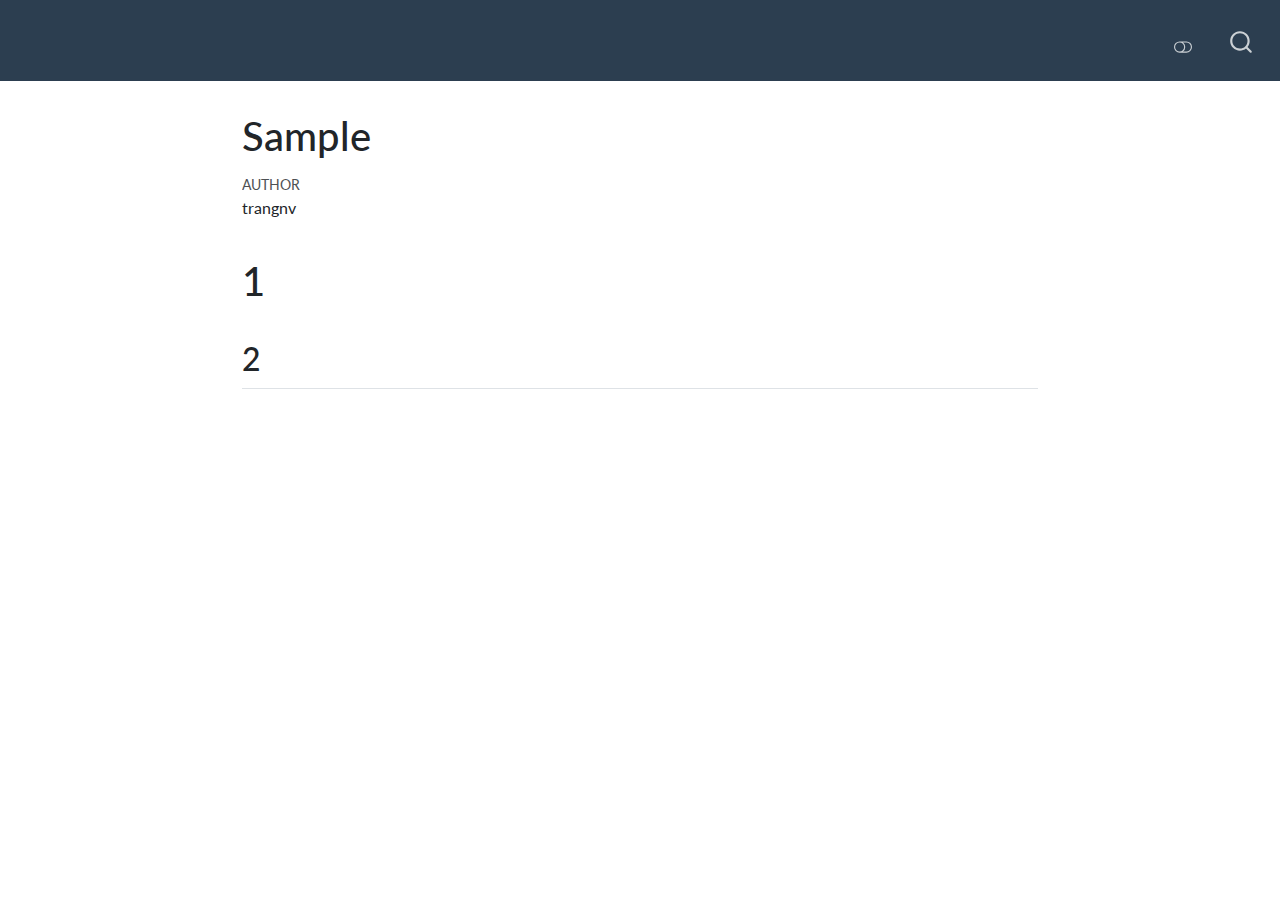
<file: notebooks/sample_nb.html>
<!DOCTYPE html>
<html xmlns="http://www.w3.org/1999/xhtml" lang="en" xml:lang="en"><head>

<meta charset="utf-8">
<meta name="generator" content="quarto-1.2.475">

<meta name="viewport" content="width=device-width, initial-scale=1.0, user-scalable=yes">

<meta name="author" content="trangnv">

<title>Sample</title>
<style>
code{white-space: pre-wrap;}
span.smallcaps{font-variant: small-caps;}
div.columns{display: flex; gap: min(4vw, 1.5em);}
div.column{flex: auto; overflow-x: auto;}
div.hanging-indent{margin-left: 1.5em; text-indent: -1.5em;}
ul.task-list{list-style: none;}
ul.task-list li input[type="checkbox"] {
  width: 0.8em;
  margin: 0 0.8em 0.2em -1.6em;
  vertical-align: middle;
}
</style>


<script src="../site_libs/quarto-nav/quarto-nav.js"></script>
<script src="../site_libs/quarto-nav/headroom.min.js"></script>
<script src="../site_libs/clipboard/clipboard.min.js"></script>
<script src="../site_libs/quarto-search/autocomplete.umd.js"></script>
<script src="../site_libs/quarto-search/fuse.min.js"></script>
<script src="../site_libs/quarto-search/quarto-search.js"></script>
<meta name="quarto:offset" content="../">
<script src="../site_libs/quarto-html/quarto.js"></script>
<script src="../site_libs/quarto-html/popper.min.js"></script>
<script src="../site_libs/quarto-html/tippy.umd.min.js"></script>
<script src="../site_libs/quarto-html/anchor.min.js"></script>
<link href="../site_libs/quarto-html/tippy.css" rel="stylesheet">
<link href="../site_libs/quarto-html/quarto-syntax-highlighting.css" rel="stylesheet" class="quarto-color-scheme" id="quarto-text-highlighting-styles">
<link href="../site_libs/quarto-html/quarto-syntax-highlighting-dark.css" rel="prefetch" class="quarto-color-scheme quarto-color-alternate" id="quarto-text-highlighting-styles">
<script src="../site_libs/bootstrap/bootstrap.min.js"></script>
<link href="../site_libs/bootstrap/bootstrap-icons.css" rel="stylesheet">
<link href="../site_libs/bootstrap/bootstrap.min.css" rel="stylesheet" class="quarto-color-scheme" id="quarto-bootstrap" data-mode="light">
<link href="../site_libs/bootstrap/bootstrap-dark.min.css" rel="prefetch" class="quarto-color-scheme quarto-color-alternate" id="quarto-bootstrap" data-mode="dark">
<script id="quarto-search-options" type="application/json">{
  "location": "navbar",
  "copy-button": false,
  "collapse-after": 3,
  "panel-placement": "end",
  "type": "overlay",
  "limit": 20,
  "language": {
    "search-no-results-text": "No results",
    "search-matching-documents-text": "matching documents",
    "search-copy-link-title": "Copy link to search",
    "search-hide-matches-text": "Hide additional matches",
    "search-more-match-text": "more match in this document",
    "search-more-matches-text": "more matches in this document",
    "search-clear-button-title": "Clear",
    "search-detached-cancel-button-title": "Cancel",
    "search-submit-button-title": "Submit"
  }
}</script>


</head>

<body class="nav-fixed fullcontent">

<div id="quarto-search-results"></div>
  <header id="quarto-header" class="headroom fixed-top">
    <nav class="navbar navbar-expand-lg navbar-dark ">
      <div class="navbar-container container-fluid">
          <div class="quarto-toggle-container ms-auto">
              <a href="" class="quarto-color-scheme-toggle nav-link" onclick="window.quartoToggleColorScheme(); return false;" title="Toggle dark mode"><i class="bi"></i></a>
          </div>
          <div id="quarto-search" class="" title="Search"></div>
      </div> <!-- /container-fluid -->
    </nav>
</header>
<!-- content -->
<div id="quarto-content" class="quarto-container page-columns page-rows-contents page-layout-article page-navbar">
<!-- sidebar -->
<!-- margin-sidebar -->
    
<!-- main -->
<main class="content" id="quarto-document-content">

<header id="title-block-header" class="quarto-title-block default">
<div class="quarto-title">
<h1 class="title">Sample</h1>
</div>



<div class="quarto-title-meta">

    <div>
    <div class="quarto-title-meta-heading">Author</div>
    <div class="quarto-title-meta-contents">
             <p>trangnv </p>
          </div>
  </div>
    
  
    
  </div>
  

</header>

<section id="section" class="level1">
<h1>1</h1>
<section id="section-1" class="level2">
<h2 class="anchored" data-anchor-id="section-1">2</h2>


</section>
</section>

</main> <!-- /main -->
<script id="quarto-html-after-body" type="application/javascript">
window.document.addEventListener("DOMContentLoaded", function (event) {
  const toggleBodyColorMode = (bsSheetEl) => {
    const mode = bsSheetEl.getAttribute("data-mode");
    const bodyEl = window.document.querySelector("body");
    if (mode === "dark") {
      bodyEl.classList.add("quarto-dark");
      bodyEl.classList.remove("quarto-light");
    } else {
      bodyEl.classList.add("quarto-light");
      bodyEl.classList.remove("quarto-dark");
    }
  }
  const toggleBodyColorPrimary = () => {
    const bsSheetEl = window.document.querySelector("link#quarto-bootstrap");
    if (bsSheetEl) {
      toggleBodyColorMode(bsSheetEl);
    }
  }
  toggleBodyColorPrimary();  
  const disableStylesheet = (stylesheets) => {
    for (let i=0; i < stylesheets.length; i++) {
      const stylesheet = stylesheets[i];
      stylesheet.rel = 'prefetch';
    }
  }
  const enableStylesheet = (stylesheets) => {
    for (let i=0; i < stylesheets.length; i++) {
      const stylesheet = stylesheets[i];
      stylesheet.rel = 'stylesheet';
    }
  }
  const manageTransitions = (selector, allowTransitions) => {
    const els = window.document.querySelectorAll(selector);
    for (let i=0; i < els.length; i++) {
      const el = els[i];
      if (allowTransitions) {
        el.classList.remove('notransition');
      } else {
        el.classList.add('notransition');
      }
    }
  }
  const toggleColorMode = (alternate) => {
    // Switch the stylesheets
    const alternateStylesheets = window.document.querySelectorAll('link.quarto-color-scheme.quarto-color-alternate');
    manageTransitions('#quarto-margin-sidebar .nav-link', false);
    if (alternate) {
      enableStylesheet(alternateStylesheets);
      for (const sheetNode of alternateStylesheets) {
        if (sheetNode.id === "quarto-bootstrap") {
          toggleBodyColorMode(sheetNode);
        }
      }
    } else {
      disableStylesheet(alternateStylesheets);
      toggleBodyColorPrimary();
    }
    manageTransitions('#quarto-margin-sidebar .nav-link', true);
    // Switch the toggles
    const toggles = window.document.querySelectorAll('.quarto-color-scheme-toggle');
    for (let i=0; i < toggles.length; i++) {
      const toggle = toggles[i];
      if (toggle) {
        if (alternate) {
          toggle.classList.add("alternate");     
        } else {
          toggle.classList.remove("alternate");
        }
      }
    }
    // Hack to workaround the fact that safari doesn't
    // properly recolor the scrollbar when toggling (#1455)
    if (navigator.userAgent.indexOf('Safari') > 0 && navigator.userAgent.indexOf('Chrome') == -1) {
      manageTransitions("body", false);
      window.scrollTo(0, 1);
      setTimeout(() => {
        window.scrollTo(0, 0);
        manageTransitions("body", true);
      }, 40);  
    }
  }
  const isFileUrl = () => { 
    return window.location.protocol === 'file:';
  }
  const hasAlternateSentinel = () => {  
    let styleSentinel = getColorSchemeSentinel();
    if (styleSentinel !== null) {
      return styleSentinel === "alternate";
    } else {
      return false;
    }
  }
  const setStyleSentinel = (alternate) => {
    const value = alternate ? "alternate" : "default";
    if (!isFileUrl()) {
      window.localStorage.setItem("quarto-color-scheme", value);
    } else {
      localAlternateSentinel = value;
    }
  }
  const getColorSchemeSentinel = () => {
    if (!isFileUrl()) {
      const storageValue = window.localStorage.getItem("quarto-color-scheme");
      return storageValue != null ? storageValue : localAlternateSentinel;
    } else {
      return localAlternateSentinel;
    }
  }
  let localAlternateSentinel = 'default';
  // Dark / light mode switch
  window.quartoToggleColorScheme = () => {
    // Read the current dark / light value 
    let toAlternate = !hasAlternateSentinel();
    toggleColorMode(toAlternate);
    setStyleSentinel(toAlternate);
  };
  // Ensure there is a toggle, if there isn't float one in the top right
  if (window.document.querySelector('.quarto-color-scheme-toggle') === null) {
    const a = window.document.createElement('a');
    a.classList.add('top-right');
    a.classList.add('quarto-color-scheme-toggle');
    a.href = "";
    a.onclick = function() { try { window.quartoToggleColorScheme(); } catch {} return false; };
    const i = window.document.createElement("i");
    i.classList.add('bi');
    a.appendChild(i);
    window.document.body.appendChild(a);
  }
  // Switch to dark mode if need be
  if (hasAlternateSentinel()) {
    toggleColorMode(true);
  } else {
    toggleColorMode(false);
  }
  const icon = "";
  const anchorJS = new window.AnchorJS();
  anchorJS.options = {
    placement: 'right',
    icon: icon
  };
  anchorJS.add('.anchored');
  const clipboard = new window.ClipboardJS('.code-copy-button', {
    target: function(trigger) {
      return trigger.previousElementSibling;
    }
  });
  clipboard.on('success', function(e) {
    // button target
    const button = e.trigger;
    // don't keep focus
    button.blur();
    // flash "checked"
    button.classList.add('code-copy-button-checked');
    var currentTitle = button.getAttribute("title");
    button.setAttribute("title", "Copied!");
    let tooltip;
    if (window.bootstrap) {
      button.setAttribute("data-bs-toggle", "tooltip");
      button.setAttribute("data-bs-placement", "left");
      button.setAttribute("data-bs-title", "Copied!");
      tooltip = new bootstrap.Tooltip(button, 
        { trigger: "manual", 
          customClass: "code-copy-button-tooltip",
          offset: [0, -8]});
      tooltip.show();    
    }
    setTimeout(function() {
      if (tooltip) {
        tooltip.hide();
        button.removeAttribute("data-bs-title");
        button.removeAttribute("data-bs-toggle");
        button.removeAttribute("data-bs-placement");
      }
      button.setAttribute("title", currentTitle);
      button.classList.remove('code-copy-button-checked');
    }, 1000);
    // clear code selection
    e.clearSelection();
  });
  function tippyHover(el, contentFn) {
    const config = {
      allowHTML: true,
      content: contentFn,
      maxWidth: 500,
      delay: 100,
      arrow: false,
      appendTo: function(el) {
          return el.parentElement;
      },
      interactive: true,
      interactiveBorder: 10,
      theme: 'quarto',
      placement: 'bottom-start'
    };
    window.tippy(el, config); 
  }
  const noterefs = window.document.querySelectorAll('a[role="doc-noteref"]');
  for (var i=0; i<noterefs.length; i++) {
    const ref = noterefs[i];
    tippyHover(ref, function() {
      // use id or data attribute instead here
      let href = ref.getAttribute('data-footnote-href') || ref.getAttribute('href');
      try { href = new URL(href).hash; } catch {}
      const id = href.replace(/^#\/?/, "");
      const note = window.document.getElementById(id);
      return note.innerHTML;
    });
  }
  const findCites = (el) => {
    const parentEl = el.parentElement;
    if (parentEl) {
      const cites = parentEl.dataset.cites;
      if (cites) {
        return {
          el,
          cites: cites.split(' ')
        };
      } else {
        return findCites(el.parentElement)
      }
    } else {
      return undefined;
    }
  };
  var bibliorefs = window.document.querySelectorAll('a[role="doc-biblioref"]');
  for (var i=0; i<bibliorefs.length; i++) {
    const ref = bibliorefs[i];
    const citeInfo = findCites(ref);
    if (citeInfo) {
      tippyHover(citeInfo.el, function() {
        var popup = window.document.createElement('div');
        citeInfo.cites.forEach(function(cite) {
          var citeDiv = window.document.createElement('div');
          citeDiv.classList.add('hanging-indent');
          citeDiv.classList.add('csl-entry');
          var biblioDiv = window.document.getElementById('ref-' + cite);
          if (biblioDiv) {
            citeDiv.innerHTML = biblioDiv.innerHTML;
          }
          popup.appendChild(citeDiv);
        });
        return popup.innerHTML;
      });
    }
  }
});
</script>
</div> <!-- /content -->



</body></html>
</file>
<file: site_libs/quarto-html/tippy.css>
.tippy-box[data-animation=fade][data-state=hidden]{opacity:0}[data-tippy-root]{max-width:calc(100vw - 10px)}.tippy-box{position:relative;background-color:#333;color:#fff;border-radius:4px;font-size:14px;line-height:1.4;white-space:normal;outline:0;transition-property:transform,visibility,opacity}.tippy-box[data-placement^=top]>.tippy-arrow{bottom:0}.tippy-box[data-placement^=top]>.tippy-arrow:before{bottom:-7px;left:0;border-width:8px 8px 0;border-top-color:initial;transform-origin:center top}.tippy-box[data-placement^=bottom]>.tippy-arrow{top:0}.tippy-box[data-placement^=bottom]>.tippy-arrow:before{top:-7px;left:0;border-width:0 8px 8px;border-bottom-color:initial;transform-origin:center bottom}.tippy-box[data-placement^=left]>.tippy-arrow{right:0}.tippy-box[data-placement^=left]>.tippy-arrow:before{border-width:8px 0 8px 8px;border-left-color:initial;right:-7px;transform-origin:center left}.tippy-box[data-placement^=right]>.tippy-arrow{left:0}.tippy-box[data-placement^=right]>.tippy-arrow:before{left:-7px;border-width:8px 8px 8px 0;border-right-color:initial;transform-origin:center right}.tippy-box[data-inertia][data-state=visible]{transition-timing-function:cubic-bezier(.54,1.5,.38,1.11)}.tippy-arrow{width:16px;height:16px;color:#333}.tippy-arrow:before{content:"";position:absolute;border-color:transparent;border-style:solid}.tippy-content{position:relative;padding:5px 9px;z-index:1}
</file>
<file: site_libs/quarto-html/quarto-syntax-highlighting.css>
/* quarto syntax highlight colors */
:root {
  --quarto-hl-ot-color: #007020;
  --quarto-hl-at-color: #7d9029;
  --quarto-hl-ss-color: #bb6688;
  --quarto-hl-an-color: #60a0b0;
  --quarto-hl-fu-color: #06287e;
  --quarto-hl-st-color: #4070a0;
  --quarto-hl-cf-color: #007020;
  --quarto-hl-op-color: #666666;
  --quarto-hl-er-color: #ff0000;
  --quarto-hl-bn-color: #40a070;
  --quarto-hl-al-color: #ff0000;
  --quarto-hl-va-color: #19177c;
  --quarto-hl-bu-color: inherit;
  --quarto-hl-ex-color: inherit;
  --quarto-hl-pp-color: #bc7a00;
  --quarto-hl-in-color: #60a0b0;
  --quarto-hl-vs-color: #4070a0;
  --quarto-hl-wa-color: #60a0b0;
  --quarto-hl-do-color: #ba2121;
  --quarto-hl-im-color: inherit;
  --quarto-hl-ch-color: #4070a0;
  --quarto-hl-dt-color: #902000;
  --quarto-hl-fl-color: #40a070;
  --quarto-hl-co-color: #60a0b0;
  --quarto-hl-cv-color: #60a0b0;
  --quarto-hl-cn-color: #880000;
  --quarto-hl-sc-color: #4070a0;
  --quarto-hl-dv-color: #40a070;
  --quarto-hl-kw-color: #007020;
}

/* other quarto variables */
:root {
  --quarto-font-monospace: SFMono-Regular, Menlo, Monaco, Consolas, "Liberation Mono", "Courier New", monospace;
}

code span.ot {
  color: #007020;
}

code span.at {
  color: #7d9029;
}

code span.ss {
  color: #bb6688;
}

code span.an {
  color: #60a0b0;
  font-weight: bold;
  font-style: italic;
}

code span.fu {
  color: #06287e;
}

code span.st {
  color: #4070a0;
}

code span.cf {
  color: #007020;
  font-weight: bold;
}

code span.op {
  color: #666666;
}

code span.er {
  color: #ff0000;
  font-weight: bold;
}

code span.bn {
  color: #40a070;
}

code span.al {
  color: #ff0000;
  font-weight: bold;
}

code span.va {
  color: #19177c;
}

code span.pp {
  color: #bc7a00;
}

code span.in {
  color: #60a0b0;
  font-weight: bold;
  font-style: italic;
}

code span.vs {
  color: #4070a0;
}

code span.wa {
  color: #60a0b0;
  font-weight: bold;
  font-style: italic;
}

code span.do {
  color: #ba2121;
  font-style: italic;
}

code span.ch {
  color: #4070a0;
}

code span.dt {
  color: #902000;
}

code span.fl {
  color: #40a070;
}

code span.co {
  color: #60a0b0;
  font-style: italic;
}

code span.cv {
  color: #60a0b0;
  font-weight: bold;
  font-style: italic;
}

code span.cn {
  color: #880000;
}

code span.sc {
  color: #4070a0;
}

code span.dv {
  color: #40a070;
}

code span.kw {
  color: #007020;
  font-weight: bold;
}

.prevent-inlining {
  content: "</";
}

/*# sourceMappingURL=debc5d5d77c3f9108843748ff7464032.css.map */
</file>
<file: site_libs/quarto-html/quarto-syntax-highlighting-dark.css>
/* quarto syntax highlight colors */
:root {
  --quarto-hl-kw-color: #5fd7ff;
  --quarto-hl-fu-color: #cd00cd;
  --quarto-hl-va-color: #06989a;
  --quarto-hl-cf-color: #ffff54;
  --quarto-hl-op-color: #b2b2b2;
  --quarto-hl-bu-color: #87ffaf;
  --quarto-hl-ex-color: #0095ff;
  --quarto-hl-pp-color: #87ffaf;
  --quarto-hl-at-color: #ffffaf;
  --quarto-hl-ch-color: #ff5454;
  --quarto-hl-sc-color: #0095ff;
  --quarto-hl-st-color: #ff54ff;
  --quarto-hl-vs-color: #ff54ff;
  --quarto-hl-ss-color: #ff5500;
  --quarto-hl-im-color: #ff54ff;
  --quarto-hl-dt-color: #ffff54;
  --quarto-hl-dv-color: #ff8b8b;
  --quarto-hl-bn-color: #ff8b8b;
  --quarto-hl-fl-color: #ff8b8b;
  --quarto-hl-cn-color: #af7f00;
  --quarto-hl-co-color: #54ffff;
  --quarto-hl-do-color: #e0ffff;
  --quarto-hl-an-color: #ff00ff;
  --quarto-hl-cv-color: #0095ff;
  --quarto-hl-re-color: #0095ff;
  --quarto-hl-in-color: #ffaa00;
  --quarto-hl-wa-color: #ff0000;
  --quarto-hl-al-color: #ff0000;
  --quarto-hl-er-color: #ff5500;
}

/* other quarto variables */
:root {
  --quarto-font-monospace: SFMono-Regular, Menlo, Monaco, Consolas, "Liberation Mono", "Courier New", monospace;
}

pre > code.sourceCode > span {
  color: #b2b2b2;
}

code span {
  color: #b2b2b2;
}

code.sourceCode > span {
  color: #b2b2b2;
}

div.sourceCode,
div.sourceCode pre.sourceCode {
  color: #b2b2b2;
}

code span.kw {
  color: #5fd7ff;
  font-weight: bold;
}

code span.fu {
  color: #cd00cd;
}

code span.va {
  color: #06989a;
}

code span.cf {
  color: #ffff54;
  font-weight: bold;
}

code span.op {
  color: #b2b2b2;
}

code span.bu {
  color: #87ffaf;
  font-weight: bold;
}

code span.ex {
  color: #0095ff;
  font-weight: bold;
}

code span.pp {
  color: #87ffaf;
}

code span.at {
  color: #ffffaf;
}

code span.ch {
  color: #ff5454;
}

code span.sc {
  color: #0095ff;
}

code span.st {
  color: #ff54ff;
}

code span.vs {
  color: #ff54ff;
}

code span.ss {
  color: #ff5500;
}

code span.im {
  color: #ff54ff;
}

code span.dt {
  color: #ffff54;
}

code span.dv {
  color: #ff8b8b;
}

code span.bn {
  color: #ff8b8b;
}

code span.fl {
  color: #ff8b8b;
}

code span.cn {
  color: #af7f00;
  font-weight: bold;
}

code span.co {
  color: #54ffff;
}

code span.do {
  color: #e0ffff;
}

code span.an {
  color: #ff00ff;
}

code span.cv {
  color: #0095ff;
}

code span.re {
  color: #0095ff;
}

code span.in {
  color: #ffaa00;
}

code span.wa {
  color: #ff0000;
}

code span.al {
  color: #ff0000;
  font-weight: bold;
}

code span.er {
  color: #ff5500;
  text-decoration: underline;
}

.prevent-inlining {
  content: "</";
}

/*# sourceMappingURL=935a306eefa94366c21e1a970dddb765.css.map */
</file>
